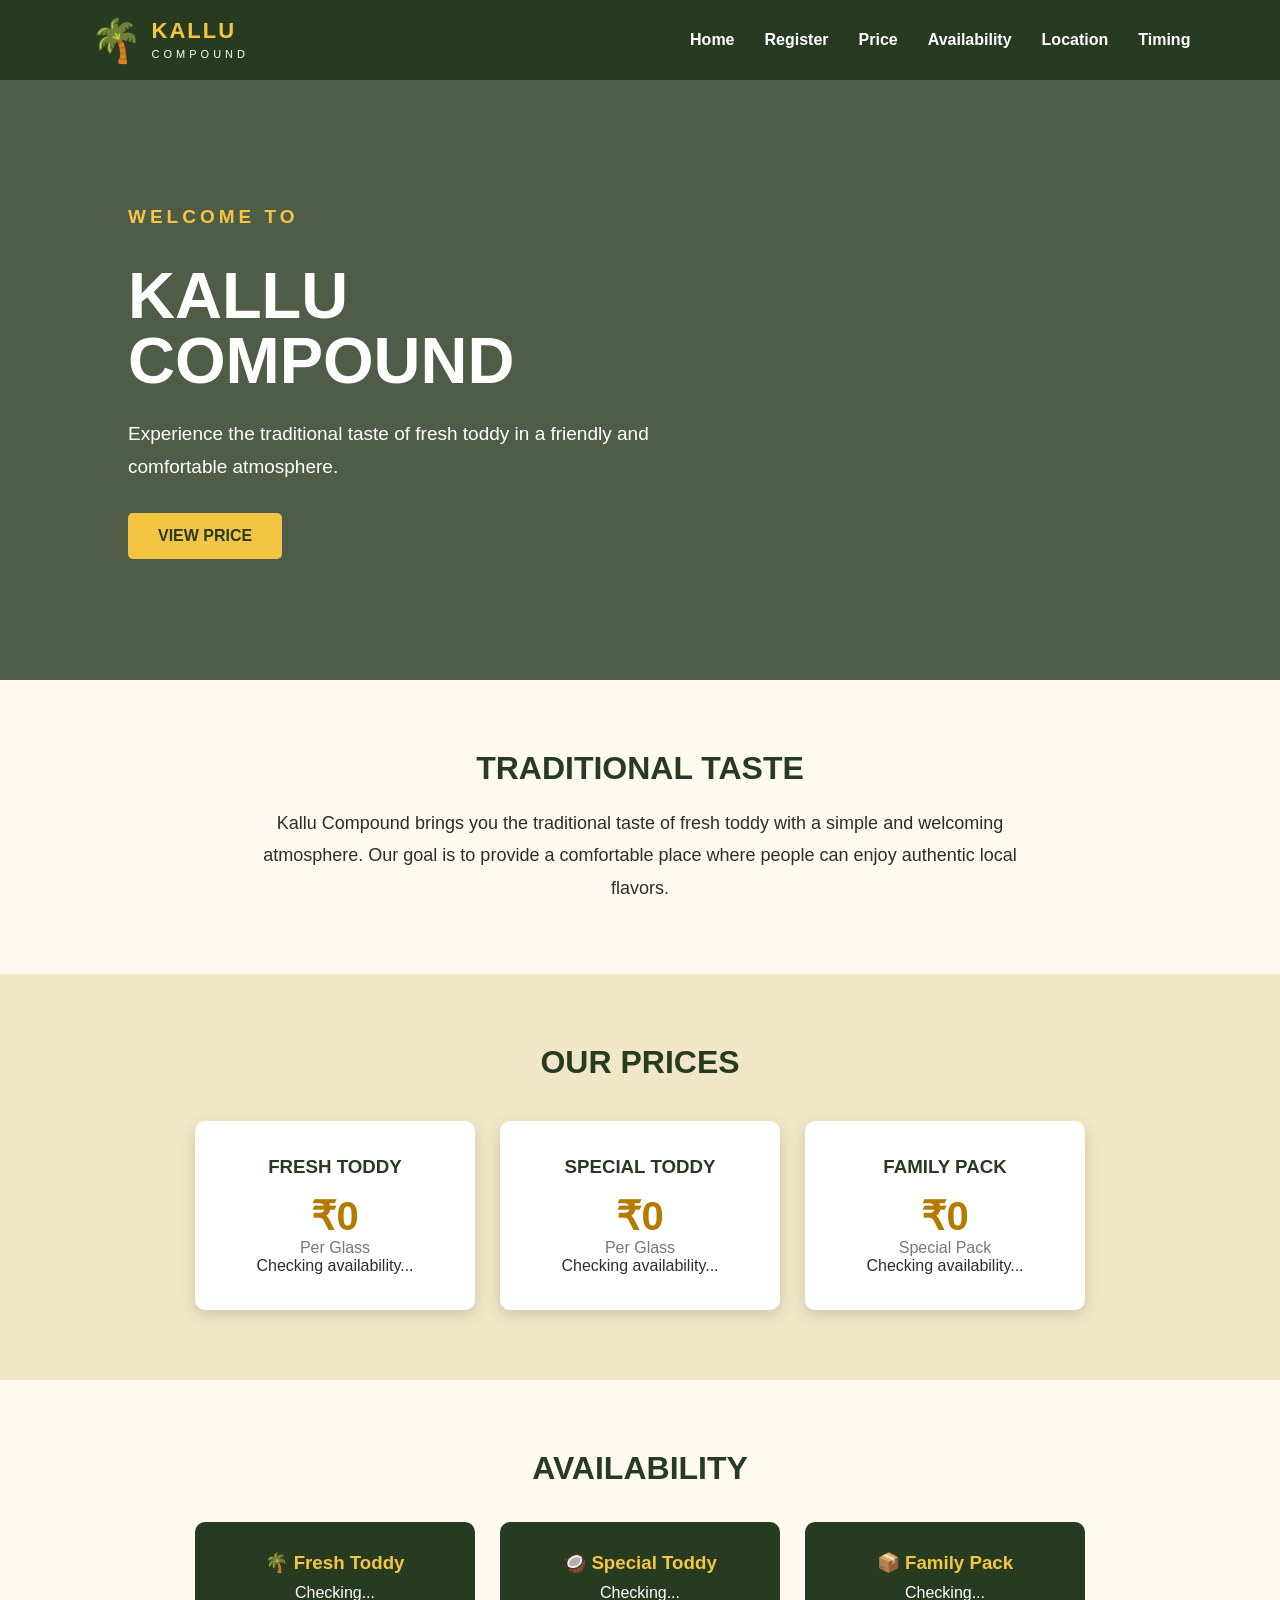
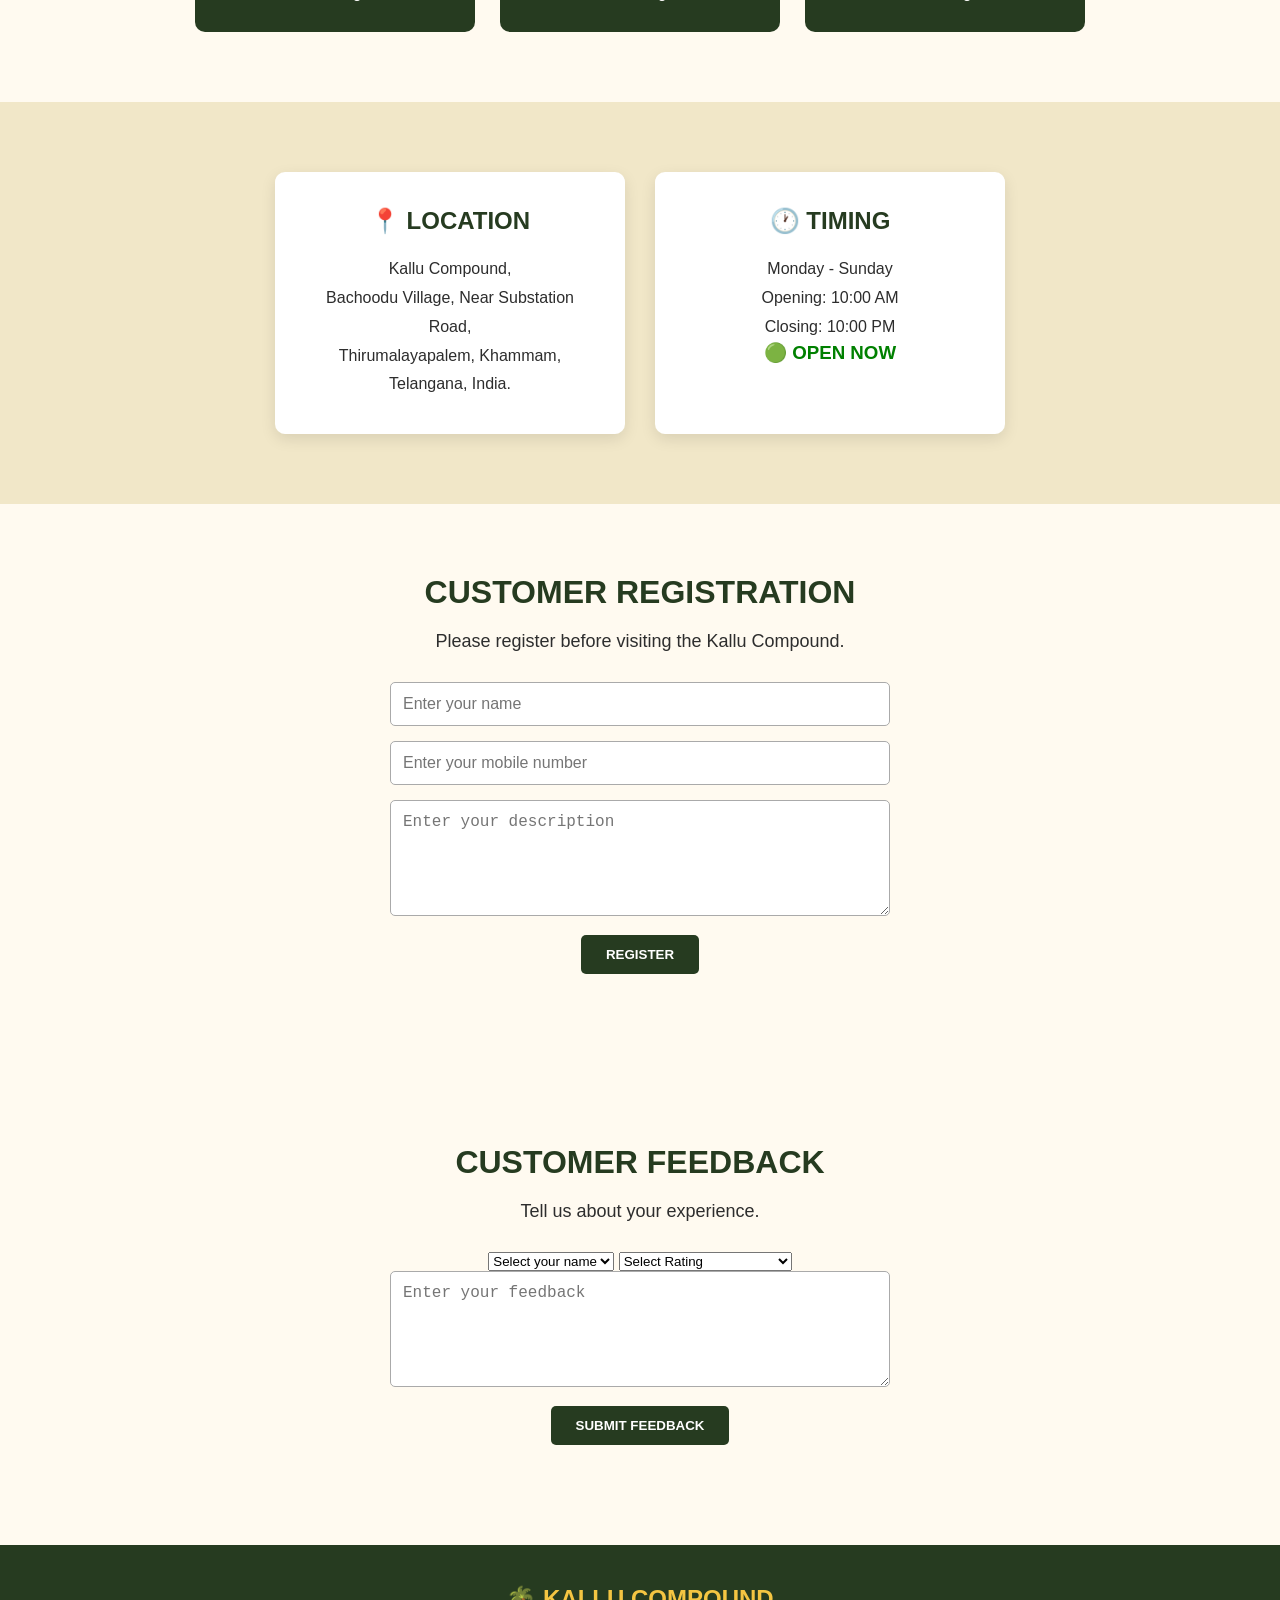
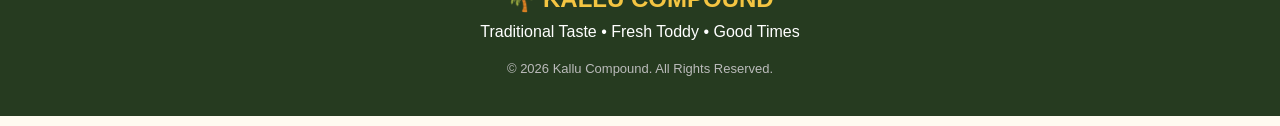
<file: index.html>
<!DOCTYPE html>
<html lang="en">

<head>
    <meta charset="UTF-8">
    <meta name="viewport" content="width=device-width, initial-scale=1.0">

    <title>Kallu Compound</title>

    <link rel="stylesheet" href="style.css">
</head>

<body>

    <!-- NAVBAR -->

    <header class="navbar">

        <div class="logo">

            <div class="tree">🌴</div>

            <div>
                <h2>KALLU</h2>
                <span>COMPOUND</span>
            </div>

        </div>

        <nav>

            <a href="#">Home</a>
            <a href="#register">Register</a>
            <a href="#price">Price</a>
            <a href="#availability">Availability</a>
            <a href="#location">Location</a>
            <a href="#timing">Timing</a>

        </nav>

    </header>


    <!-- HERO SECTION -->

    <section class="hero">

        <div class="hero-content">

            <p class="small-title">WELCOME TO</p>

            <h1>
                KALLU<br>
                COMPOUND
            </h1>

            <p>
                Experience the traditional taste of fresh toddy
                in a friendly and comfortable atmosphere.
            </p>

            <a href="#price" class="button">VIEW PRICE</a>

        </div>

    </section>


    <!-- ABOUT SECTION -->

    <section class="about">

        <h2>TRADITIONAL TASTE</h2>

        <p>
            Kallu Compound brings you the traditional taste of
            fresh toddy with a simple and welcoming atmosphere.
            Our goal is to provide a comfortable place where
            people can enjoy authentic local flavors.
        </p>

    </section>


    <!-- PRICE SECTION -->

    <section id="price" class="price-section">

        <h2>OUR PRICES</h2>

        <div class="price-container">

            <!-- FRESH TODDY -->

            <div class="price-card">

                <h3>FRESH TODDY</h3>

                <p class="price" id="freshToddyPrice">
                    ₹0
                </p>

                <span>Per Glass</span>

                <p id="freshToddyAvailability">
                    Checking availability...
                </p>

            </div>


            <!-- SPECIAL TODDY -->

            <div class="price-card">

                <h3>SPECIAL TODDY</h3>

                <p class="price" id="specialToddyPrice">
                    ₹0
                </p>

                <span>Per Glass</span>

                <p id="specialToddyAvailability">
                    Checking availability...
                </p>

            </div>


            <!-- FAMILY PACK -->

            <div class="price-card">

                <h3>FAMILY PACK</h3>

                <p class="price" id="familyPackPrice">
                    ₹0
                </p>

                <span>Special Pack</span>

                <p id="familyPackAvailability">
                    Checking availability...
                </p>

            </div>

        </div>

    </section>


    <!-- AVAILABILITY -->

    <section id="availability" class="availability">

        <h2>AVAILABILITY</h2>

        <div class="available-box">


            <!-- FRESH TODDY -->

            <div>

                <h3>🌴 Fresh Toddy</h3>

                <p id="freshToddyStatus">
                    Checking...
                </p>

            </div>


            <!-- SPECIAL TODDY -->

            <div>

                <h3>🥥 Special Toddy</h3>

                <p id="specialToddyStatus">
                    Checking...
                </p>

            </div>


            <!-- FAMILY PACK -->

            <div>

                <h3>📦 Family Pack</h3>

                <p id="familyPackStatus">
                    Checking...
                </p>

            </div>

        </div>

    </section>


    <!-- LOCATION & TIMING -->

    <section class="info">


        <!-- LOCATION -->

        <div id="location" class="info-box">

            <h2>📍 LOCATION</h2>

            <p>

                Kallu Compound,<br>

                Bachoodu Village, Near Substation Road,<br>

                Thirumalayapalem, Khammam, Telangana, India.

            </p>

        </div>


        <!-- TIMING -->

        <div id="timing" class="info-box">

            <h2>🕐 TIMING</h2>

            <p>
                Monday - Sunday
            </p>

            <p>
                Opening: 10:00 AM
            </p>

            <p>
                Closing: 10:00 PM
            </p>

            <h3 id="shopStatus">
                Checking...
            </h3>

        </div>

    </section>


    <!-- CUSTOMER REGISTRATION -->

    <section id="register" class="contact">

        <h2>CUSTOMER REGISTRATION</h2>

        <p>
            Please register before visiting the Kallu Compound.
        </p>


        <div class="contact-form">


            <!-- CUSTOMER NAME -->

            <input
                type="text"
                id="customerName"
                placeholder="Enter your name"
            >


            <!-- MOBILE NUMBER -->

            <input
                type="tel"
                id="customerMobile"
                placeholder="Enter your mobile number"
            >


            <!-- DESCRIPTION -->

            <textarea
                id="customerDescription"
                placeholder="Enter your description"
                rows="5"
            ></textarea>


            <!-- REGISTER BUTTON -->

            <button onclick="registerCustomer()">
                REGISTER
            </button>


            <!-- REGISTRATION MESSAGE -->

            <p id="registrationMessage"></p>


        </div>

    </section>


    <!-- CUSTOMER FEEDBACK -->

    <section id="feedback" class="contact">

        <h2>CUSTOMER FEEDBACK</h2>

        <p>
            Tell us about your experience.
        </p>


        <div class="contact-form">


            <!-- SELECT REGISTERED CUSTOMER -->

            <select id="feedbackCustomer">

                <option value="">
                    Select your name
                </option>

            </select>


            <!-- RATING -->

            <select id="feedbackRating">

                <option value="">
                    Select Rating
                </option>

                <option value="5">
                    ⭐⭐⭐⭐⭐ - Excellent
                </option>

                <option value="4">
                    ⭐⭐⭐⭐ - Very Good
                </option>

                <option value="3">
                    ⭐⭐⭐ - Good
                </option>

                <option value="2">
                    ⭐⭐ - Average
                </option>

                <option value="1">
                    ⭐ - Poor
                </option>

            </select>


            <!-- FEEDBACK -->

            <textarea
                id="feedbackMessage"
                placeholder="Enter your feedback"
                rows="5"
            ></textarea>


            <!-- FEEDBACK BUTTON -->

            <button onclick="submitFeedback()">
                SUBMIT FEEDBACK
            </button>


            <!-- FEEDBACK STATUS -->

            <p id="feedbackStatus"></p>


        </div>

    </section>


    <!-- FOOTER -->

    <footer>

        <div class="footer-logo">
            🌴 KALLU COMPOUND
        </div>

        <p>
            Traditional Taste • Fresh Toddy • Good Times
        </p>

        <p class="copyright">
            © 2026 Kallu Compound. All Rights Reserved.
        </p>

    </footer>


    <!-- JAVASCRIPT -->

    <script src="script.js"></script>

</body>

</html>
</file>
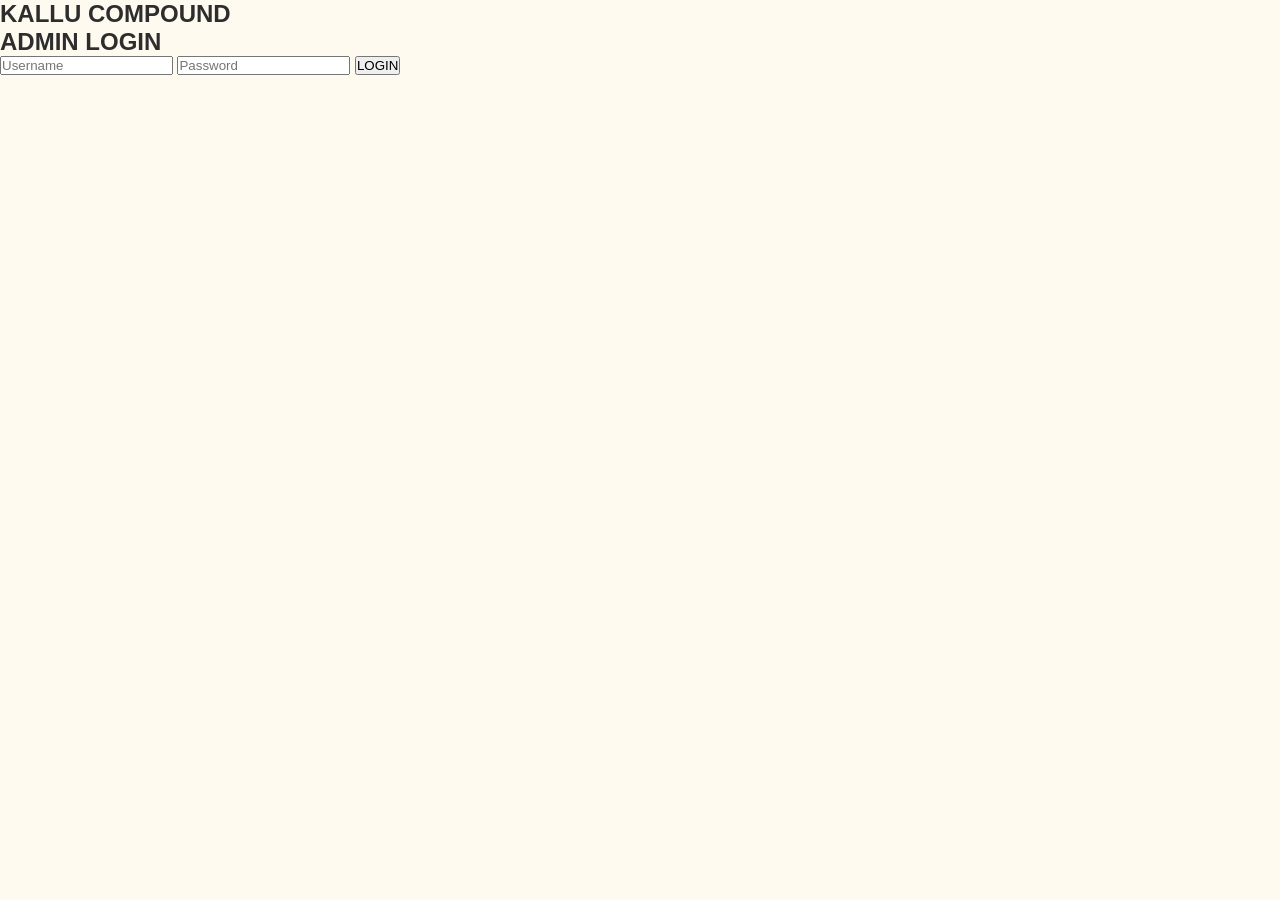
<file: admin.html>
<!DOCTYPE html>
<html lang="en">

<head>
    <meta charset="UTF-8">
    <meta name="viewport"
          content="width=device-width, initial-scale=1.0">

    <title>Kallu Compound - Admin</title>

    <link rel="stylesheet" href="style.css">
</head>

<body>

    <!-- ===============================
         ADMIN LOGIN
    ================================ -->

    <section id="loginSection" class="admin-login">

        <h1>KALLU COMPOUND</h1>

        <h2>ADMIN LOGIN</h2>

        <input
            type="text"
            id="username"
            placeholder="Username"
        >

        <input
            type="password"
            id="password"
            placeholder="Password"
        >

        <button onclick="adminLogin()">
            LOGIN
        </button>

        <p id="loginMessage"></p>

    </section>


    <!-- ===============================
         ADMIN DASHBOARD
    ================================ -->

    <div id="dashboardSection" style="display: none;">

        <!-- NAVBAR -->

        <header class="navbar">

            <div class="logo">

                <div class="tree">🌴</div>

                <div>
                    <h2>KALLU</h2>
                    <span>COMPOUND</span>
                </div>

            </div>

            <nav>

                <a href="index.html">
                    Website
                </a>

                <button onclick="logout()">
                    LOGOUT
                </button>

            </nav>

        </header>


        <!-- DASHBOARD -->

        <section class="admin-dashboard">

            <h1>ADMIN DASHBOARD</h1>

            <p>
                Customer registrations, feedback,
                price and availability management
            </p>


            <!-- ===============================
                 REGISTERED CUSTOMERS
            ================================ -->

            <div class="admin-section">

                <h2>REGISTERED CUSTOMERS</h2>

                <button onclick="loadCustomers()">
                    LOAD CUSTOMERS
                </button>

                <div id="customerTable">
                    Loading...
                </div>

            </div>


            <!-- ===============================
                 CUSTOMER FEEDBACK
            ================================ -->

            <div class="admin-section">

                <h2>CUSTOMER FEEDBACK</h2>

                <button onclick="loadFeedback()">
                    LOAD FEEDBACK
                </button>

                <div id="feedbackTable">
                    Loading...
                </div>

            </div>


            <!-- ===============================
                 PRICE MANAGEMENT
            ================================ -->

            <div class="admin-section">

                <h2>PRICE MANAGEMENT</h2>

                <label>Select Product:</label>

                <select id="priceProduct">

                    <option value="1">
                        Fresh Toddy
                    </option>

                    <option value="2">
                        Special Toddy
                    </option>

                    <option value="3">
                        Family Pack
                    </option>

                </select>

                <br><br>

                <label>New Price:</label>

                <input
                    type="number"
                    id="newPrice"
                    placeholder="Enter new price"
                >

                <button onclick="updatePrice()">
                    UPDATE PRICE
                </button>

                <p id="priceMessage"></p>

            </div>


            <!-- ===============================
                 AVAILABILITY MANAGEMENT
            ================================ -->

            <div class="admin-section">

                <h2>AVAILABILITY MANAGEMENT</h2>

                <label>Select Product:</label>

                <select id="availabilityProduct">

                    <option value="1">
                        Fresh Toddy
                    </option>

                    <option value="2">
                        Special Toddy
                    </option>

                    <option value="3">
                        Family Pack
                    </option>

                </select>

                <br><br>

                <label>Select Availability:</label>

                <select id="availabilityStatus">

                    <option value="true">
                        Available
                    </option>

                    <option value="false">
                        Not Available
                    </option>

                </select>

                <br><br>

                <button onclick="updateAvailability()">
                    UPDATE AVAILABILITY
                </button>

                <p id="availabilityMessage"></p>

            </div>

        </section>

    </div>


    <!-- ===============================
         JAVASCRIPT
    ================================ -->

    <script>

        // =====================================
        // BACKEND URL
        // =====================================

        const API_BASE_URL = "http://127.0.0.1:8080";


        // =====================================
        // CHECK ADMIN SESSION
        // =====================================

        function checkAdminSession() {

            fetch(
                API_BASE_URL + "/api/admin/check",
                {
                    method: "GET",
                    credentials: "include"
                }
            )

            .then(response => {

                console.log(
                    "Session check status:",
                    response.status
                );

                if (!response.ok) {

                    throw new Error(
                        "No active session"
                    );

                }

                return response.text();

            })

            .then(result => {

                console.log(
                    "Session result:",
                    result
                );

                if (result === "Admin authenticated") {

                    document.getElementById("loginSection")
                        .style.display = "none";

                    document.getElementById("dashboardSection")
                        .style.display = "block";

                    loadCustomers();

                    loadFeedback();

                }

            })

            .catch(error => {

                console.log(
                    "No active admin session."
                );

                document.getElementById("loginSection")
                    .style.display = "block";

                document.getElementById("dashboardSection")
                    .style.display = "none";

            });

        }


        // =====================================
        // ADMIN LOGIN
        // =====================================

        function adminLogin() {

            let username =
                document.getElementById("username").value;

            let password =
                document.getElementById("password").value;


            if (username === "" || password === "") {

                document.getElementById("loginMessage").innerText =
                    "Please enter username and password.";

                return;
            }


            fetch(
                API_BASE_URL + "/api/admin/login",
                {

                    method: "POST",

                    headers: {
                        "Content-Type": "application/json"
                    },

                    credentials: "include",

                    body: JSON.stringify({

                        username: username,
                        password: password

                    })

                }
            )

            .then(response => {

                console.log(
                    "Login status:",
                    response.status
                );

                return response.text();

            })

            .then(result => {

                console.log(
                    "Login result:",
                    result
                );

                if (result === "Login successful") {

                    document.getElementById("loginSection")
                        .style.display = "none";

                    document.getElementById("dashboardSection")
                        .style.display = "block";

                    loadCustomers();

                    loadFeedback();

                }

                else {

                    document.getElementById("loginMessage")
                        .innerText =
                        "Invalid username or password.";

                }

            })

            .catch(error => {

                console.log(
                    "Login Error:",
                    error
                );

                document.getElementById("loginMessage")
                    .innerText =
                    "Unable to connect to server.";

            });

        }


        // =====================================
        // LOGOUT
        // =====================================

        function logout() {

            fetch(
                API_BASE_URL + "/api/admin/logout",
                {
                    method: "POST",
                    credentials: "include"
                }
            )

            .then(response => response.text())

            .then(result => {

                alert(result);

                document.getElementById("dashboardSection")
                    .style.display = "none";

                document.getElementById("loginSection")
                    .style.display = "block";

                document.getElementById("username").value = "";

                document.getElementById("password").value = "";

                document.getElementById("loginMessage").innerText = "";

                document.getElementById("customerTable")
                    .innerHTML = "Loading...";

                document.getElementById("feedbackTable")
                    .innerHTML = "Loading...";

            })

            .catch(error => {

                console.log(
                    "Logout Error:",
                    error
                );

                alert("Logout failed.");

            });

        }


        // =====================================
        // LOAD CUSTOMERS
        // =====================================

        function loadCustomers() {

            fetch(
                API_BASE_URL + "/api/customers",
                {
                    credentials: "include"
                }
            )

            .then(response => {

                console.log(
                    "Customers status:",
                    response.status
                );

                if (!response.ok) {

                    throw new Error(
                        "Unable to load customers"
                    );

                }

                return response.json();

            })

            .then(data => {

                let html = `

                    <table border="1">

                        <tr>

                            <th>ID</th>

                            <th>Name</th>

                            <th>Mobile</th>

                            <th>Description</th>

                        </tr>

                `;


                for (
                    let i = 0;
                    i < data.length;
                    i++
                ) {

                    html += `

                        <tr>

                            <td>
                                ${data[i].id}
                            </td>

                            <td>
                                ${data[i].name}
                            </td>

                            <td>
                                ${data[i].mobile}
                            </td>

                            <td>
                                ${data[i].description}
                            </td>

                        </tr>

                    `;

                }


                html += `</table>`;


                document.getElementById("customerTable")
                    .innerHTML = html;

            })

            .catch(error => {

                console.log(
                    "Customer Error:",
                    error
                );

                document.getElementById("customerTable")
                    .innerHTML =
                    "Failed to load customers.";

            });

        }


        // =====================================
        // LOAD FEEDBACK
        // =====================================

        function loadFeedback() {

            fetch(
                API_BASE_URL + "/api/feedback",
                {
                    credentials: "include"
                }
            )

            .then(response => {

                console.log(
                    "Feedback status:",
                    response.status
                );

                if (!response.ok) {

                    throw new Error(
                        "Unable to load feedback"
                    );

                }

                return response.json();

            })

            .then(feedbackData => {

                return fetch(
                    API_BASE_URL + "/api/customers",
                    {
                        credentials: "include"
                    }
                )

                .then(response => {

                    if (!response.ok) {

                        throw new Error(
                            "Unable to load customers"
                        );

                    }

                    return response.json();

                })

                .then(customerData => {

                    let html = `

                        <table border="1">

                            <tr>

                                <th>ID</th>

                                <th>Name</th>

                                <th>Rating</th>

                                <th>Feedback</th>

                            </tr>

                    `;


                    for (
                        let i = 0;
                        i < feedbackData.length;
                        i++
                    ) {

                        let customer =
                            customerData.find(
                                c =>
                                    c.id ===
                                    feedbackData[i].customerId
                            );


                        let customerName =
                            customer
                                ? customer.name
                                : "Unknown";


                        html += `

                            <tr>

                                <td>
                                    ${feedbackData[i].id}
                                </td>

                                <td>
                                    ${customerName}
                                </td>

                                <td>
                                    ${feedbackData[i].rating}
                                </td>

                                <td>
                                    ${feedbackData[i].message}
                                </td>

                            </tr>

                        `;

                    }


                    html += `</table>`;


                    document.getElementById("feedbackTable")
                        .innerHTML = html;

                });

            })

            .catch(error => {

                console.log(
                    "Feedback Error:",
                    error
                );

                document.getElementById("feedbackTable")
                    .innerHTML =
                    "Failed to load feedback.";

            });

        }


        // =====================================
        // UPDATE PRICE
        // =====================================

        function updatePrice() {

            let productId =
                document.getElementById(
                    "priceProduct"
                ).value;

            let newPrice =
                document.getElementById(
                    "newPrice"
                ).value;


            if (newPrice === "") {

                document.getElementById("priceMessage")
                    .innerText =
                    "Please enter a price.";

                return;
            }


            fetch(
                API_BASE_URL + "/api/toddy/"
                + productId
                + "?price="
                + newPrice,
                {
                    method: "PUT",
                    credentials: "include"
                }
            )

            .then(response => {

                console.log(
                    "Price update status:",
                    response.status
                );

                if (!response.ok) {

                    throw new Error(
                        "Unable to update price"
                    );

                }

                return response.json();

            })

            .then(data => {

                document.getElementById("priceMessage")
                    .innerText =
                    data.name +
                    " price updated to ₹" +
                    data.price;

                document.getElementById("newPrice").value = "";

            })

            .catch(error => {

                console.log(
                    "Price Update Error:",
                    error
                );

                document.getElementById("priceMessage")
                    .innerText =
                    "Failed to update price.";

            });

        }


        // =====================================
        // UPDATE AVAILABILITY
        // =====================================

        function updateAvailability() {

            let productId =
                document.getElementById(
                    "availabilityProduct"
                ).value;


            let available =
                document.getElementById(
                    "availabilityStatus"
                ).value;


            fetch(
                API_BASE_URL + "/api/toddy/"
                + productId
                + "/availability?available="
                + available,
                {
                    method: "PUT",
                    credentials: "include"
                }
            )

            .then(response => {

                console.log(
                    "Availability update status:",
                    response.status
                );

                if (!response.ok) {

                    throw new Error(
                        "Unable to update availability"
                    );

                }

                return response.json();

            })

            .then(data => {

                let status =
                    data.available
                        ? "Available"
                        : "Not Available";


                document.getElementById(
                    "availabilityMessage"
                ).innerText =
                    data.name +
                    " is now " +
                    status;

            })

            .catch(error => {

                console.log(
                    "Availability Update Error:",
                    error
                );

                document.getElementById(
                    "availabilityMessage"
                ).innerText =
                    "Failed to update availability.";

            });

        }


        // =====================================
        // CHECK SESSION WHEN PAGE LOADS
        // =====================================

        checkAdminSession();

    </script>

</body>

</html>
</file>
<file: style.css>
* {
    margin: 0;
    padding: 0;
    box-sizing: border-box;
}

html {
    scroll-behavior: smooth;
}

body {
    font-family: Arial, sans-serif;
    background-color: #fffaf0;
    color: #2d2d2d;
}


/* ================= NAVBAR ================= */

.navbar {
    height: 80px;
    background-color: #263b20;

    display: flex;
    align-items: center;
    justify-content: space-between;

    padding: 0 7%;
}


/* LOGO */

.logo {
    display: flex;
    align-items: center;
    gap: 10px;

    color: #f4c542;
}

.tree {
    font-size: 42px;
}

.logo h2 {
    font-size: 22px;
    letter-spacing: 2px;
}

.logo span {
    font-size: 11px;
    letter-spacing: 4px;
    color: white;
}


/* NAVIGATION */

nav {
    display: flex;
    gap: 30px;
}

nav a {
    text-decoration: none;
    color: white;
    font-size: 16px;
    font-weight: bold;
}

nav a:hover {
    color: #f4c542;
}


/* ================= HERO ================= */

.hero {
    min-height: 600px;

    background:
        linear-gradient(
            rgba(20, 40, 15, 0.75),
            rgba(20, 40, 15, 0.75)
        ),
        url("https://images.unsplash.com/photo-1511497584788-876760111969")
        center/cover;

    display: flex;
    align-items: center;

    padding-left: 10%;
}


.hero-content {
    max-width: 600px;
    color: white;
}

.small-title {
    color: #f4c542;
    font-weight: bold;
    letter-spacing: 4px;
    margin-bottom: 15px;
}

.hero h1 {
    font-size: 65px;
    line-height: 1;
    margin-bottom: 25px;
}

.hero p {
    font-size: 19px;
    line-height: 1.7;
    margin-bottom: 30px;
}


.button {
    display: inline-block;

    background-color: #f4c542;
    color: #263b20;

    padding: 14px 30px;

    text-decoration: none;
    font-weight: bold;

    border-radius: 5px;
}

.button:hover {
    background-color: white;
}


/* ================= ABOUT ================= */

.about {
    text-align: center;
    padding: 70px 20%;
}

.about h2,
.price-section h2,
.availability h2,
.contact h2 {
    color: #263b20;
    font-size: 32px;
    margin-bottom: 20px;
}

.about p {
    font-size: 18px;
    line-height: 1.8;
}


/* ================= PRICE ================= */

.price-section {
    background-color: #f1e7c8;
    padding: 70px 8%;
    text-align: center;
}

.price-container {
    display: flex;
    justify-content: center;
    gap: 25px;

    margin-top: 40px;
}

.price-card {
    background-color: white;

    width: 280px;
    padding: 35px 20px;

    border-radius: 10px;

    box-shadow: 0 5px 15px rgba(0,0,0,0.15);
}

.price-card h3 {
    color: #263b20;
    margin-bottom: 15px;
}

.price {
    color: #b47b00;
    font-size: 40px;
    font-weight: bold;
}

.price-card span {
    color: #777;
}


/* ================= AVAILABILITY ================= */

.availability {
    padding: 70px 8%;
    text-align: center;
}

.available-box {
    display: flex;
    justify-content: center;
    gap: 25px;

    margin-top: 35px;
}

.available-box div {
    width: 280px;

    padding: 30px;

    background-color: #263b20;
    color: white;

    border-radius: 10px;
}

.available-box h3 {
    color: #f4c542;
    margin-bottom: 10px;
}


/* ================= INFO ================= */

.info {
    display: flex;
    justify-content: center;
    gap: 30px;

    background-color: #f1e7c8;

    padding: 70px 10%;
}

.info-box {
    background-color: white;

    width: 350px;

    padding: 35px;

    text-align: center;

    border-radius: 10px;

    box-shadow: 0 5px 15px rgba(0,0,0,0.1);
}

.info-box h2 {
    color: #263b20;
    margin-bottom: 20px;
}

.info-box p {
    line-height: 1.8;
}


/* ================= CONTACT ================= */

.contact {
    text-align: center;
    padding: 70px 20px;
}

.contact p {
    font-size: 18px;
    margin-bottom: 15px;
}

.phone {
    color: #263b20;
    font-weight: bold;
}


/* ================= FOOTER ================= */

footer {
    background-color: #263b20;
    color: white;

    text-align: center;

    padding: 40px;
}

.footer-logo {
    color: #f4c542;
    font-size: 24px;
    font-weight: bold;
    margin-bottom: 10px;
}

.copyright {
    margin-top: 20px;
    font-size: 13px;
    color: #bbb;
}


/* ================= RESPONSIVE ================= */

@media (max-width: 900px) {

    .navbar {
        height: auto;
        padding: 20px;

        flex-direction: column;
        gap: 20px;
    }

    nav {
        flex-wrap: wrap;
        justify-content: center;
        gap: 15px;
    }

    .hero {
        padding: 80px 30px;
    }

    .hero h1 {
        font-size: 45px;
    }

    .price-container,
    .available-box,
    .info {
        flex-direction: column;
        align-items: center;
    }

}
.available-box button {
    margin-top: 15px;
    padding: 10px 20px;

    background-color: #f4c542;
    color: #263b20;

    border: none;
    border-radius: 5px;

    cursor: pointer;
    font-weight: bold;
}

.available-box button:hover {
    background-color: white;
}
.update-price {
    text-align: center;
    padding: 50px 20px;
    background-color: #fffaf0;
}

.update-price h2 {
    color: #263b20;
    margin-bottom: 20px;
}

.update-price input {
    width: 280px;
    padding: 12px;

    font-size: 16px;

    border: 1px solid #aaa;
    border-radius: 5px;
}

.update-price button {
    padding: 12px 20px;
    margin-left: 10px;

    background-color: #263b20;
    color: white;

    border: none;
    border-radius: 5px;

    cursor: pointer;
}

.update-price button:hover {
    background-color: #f4c542;
    color: #263b20;
}

#priceMessage {
    margin-top: 15px;
    font-weight: bold;
}

.contact-form {
    max-width: 500px;
    margin: 30px auto;
}

.contact-form input,
.contact-form textarea {
    width: 100%;
    padding: 12px;

    margin-bottom: 15px;

    border: 1px solid #aaa;
    border-radius: 5px;

    font-size: 16px;
}

.contact-form textarea {
    resize: vertical;
}

.contact-form button {
    padding: 12px 25px;

    background-color: #263b20;
    color: white;

    border: none;
    border-radius: 5px;

    cursor: pointer;

    font-weight: bold;
}

.contact-form button:hover {
    background-color: #f4c542;
    color: #263b20;
}

#contactMessage {
    margin-top: 20px;
    font-weight: bold;
}
</file>
